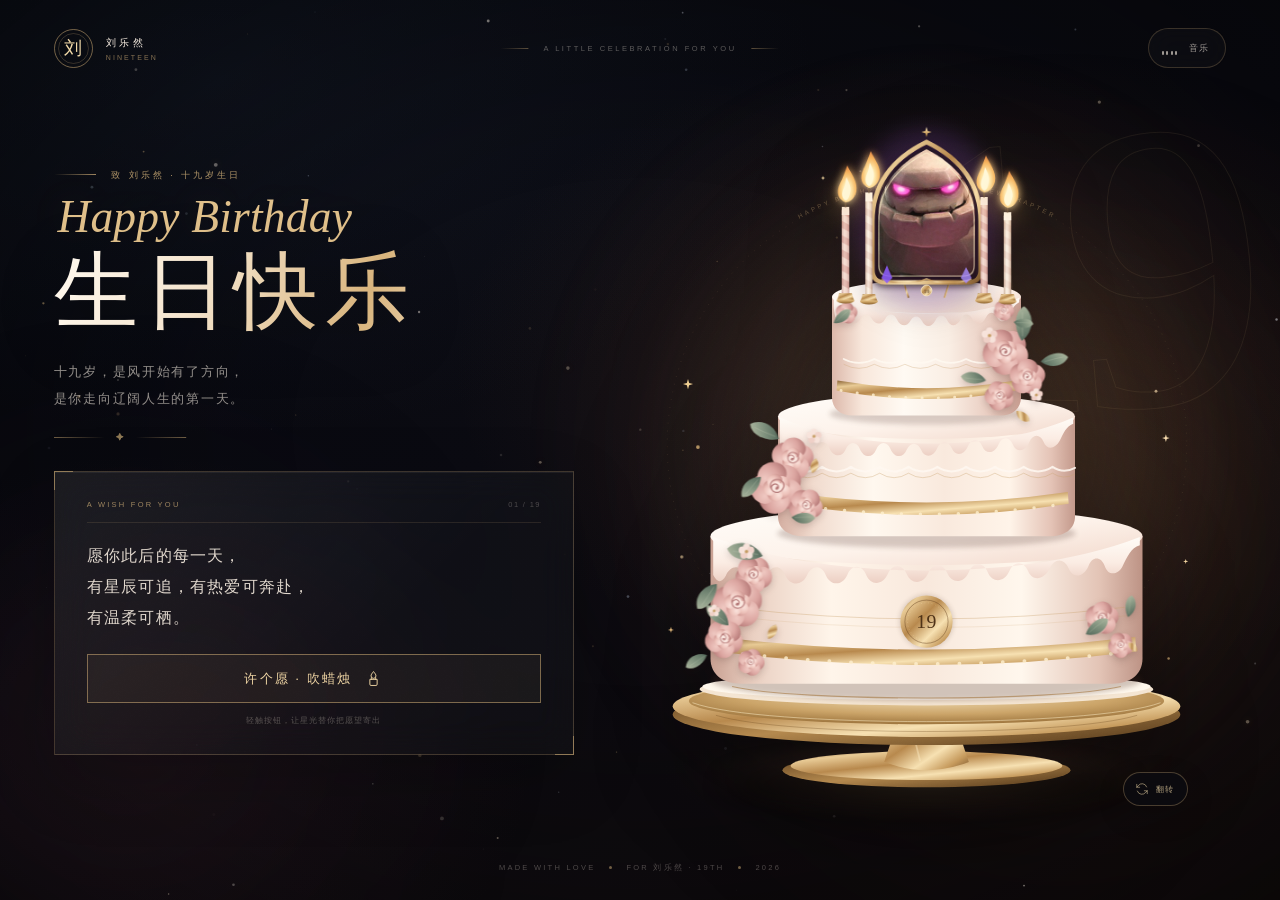
<file: index.html>
<!DOCTYPE html>
<html lang="zh-CN">
<head>
  <meta charset="UTF-8">
  <meta name="viewport" content="width=device-width, initial-scale=1.0">
  <title>刘乐然 · 十九岁生日快乐</title>
  <meta name="description" content="致刘乐然的十九岁生日：愿你此后的每一天，有星辰可追，有热爱可奔赴，有温柔可栖。">
  <meta name="theme-color" content="#0b0d14">
  <meta property="og:type" content="website">
  <meta property="og:title" content="刘乐然 · 十九岁生日快乐">
  <meta property="og:description" content="一份藏在烛光与星光里的生日祝福。">
  <meta property="og:url" content="https://kathris612.github.io/liuleran19birthday/">
  <meta property="og:image" content="https://kathris612.github.io/liuleran19birthday/og-image.png">
  <meta name="twitter:card" content="summary_large_image">
  <link rel="canonical" href="https://kathris612.github.io/liuleran19birthday/">
  <link rel="icon" href="assets/favicon.svg" type="image/svg+xml">
  <link rel="stylesheet" href="css/style.css">
</head>
<body id="top">
  <canvas id="ambient" aria-hidden="true"></canvas>
  <div class="aurora" aria-hidden="true"></div>
  <div class="grain" aria-hidden="true"></div>

  <header class="topbar">
    <a class="brand" href="#top" aria-label="刘乐然 十九岁生日，回到顶部">
      <span class="brand__seal" aria-hidden="true">刘</span>
      <span class="brand__text">
        <strong>刘乐然</strong>
        <small>NINETEEN</small>
      </span>
    </a>

    <p class="topbar__center">
      <span aria-hidden="true"></span>
      A LITTLE CELEBRATION FOR YOU
      <span aria-hidden="true"></span>
    </p>

    <button class="sound-toggle" id="sound-toggle" type="button" aria-pressed="false" aria-label="开启背景音乐">
      <span class="sound-toggle__icon" aria-hidden="true">
        <i></i><i></i><i></i><i></i>
      </span>
      <span class="sound-toggle__label">音乐</span>
    </button>
  </header>

  <main class="hero">
    <section class="intro" aria-labelledby="hero-title">
      <p class="eyebrow reveal" style="--delay: .15s">
        <span class="eyebrow__line" aria-hidden="true"></span>
        致 刘乐然 · 十九岁生日
      </p>

      <h1 class="hero-title" id="hero-title">
        <span class="hero-title__script reveal" style="--delay: .28s">Happy Birthday</span>
        <span class="hero-title__cn reveal" style="--delay: .4s">生日快乐</span>
      </h1>

      <p class="hero-sub reveal" style="--delay: .55s">
        十九岁，是风开始有了方向，<br>
        是你走向辽阔人生的第一天。
      </p>

      <div class="hero-rule reveal" style="--delay: .68s" aria-hidden="true">
        <span></span><i>✦</i><span></span>
      </div>
    </section>

    <section class="cake-scene" aria-label="一个点着蜡烛的三层生日蛋糕">
      <div class="cake-scene__halo" aria-hidden="true"></div>

      <div class="orbit" aria-hidden="true">
        <svg viewBox="0 0 700 700">
          <defs>
            <path id="orbitPath" d="M54 350 A296 296 0 0 1 646 350"></path>
          </defs>
          <circle cx="350" cy="350" r="296" fill="none" stroke="#d6b37a" stroke-opacity=".2" stroke-width=".7" stroke-dasharray="1 8"></circle>
          <text>
            <textPath href="#orbitPath" startOffset="50%" text-anchor="middle">
              HAPPY BIRTHDAY · NINETEEN · A NEW CHAPTER
            </textPath>
          </text>
        </svg>
      </div>

      <span class="scene-number" aria-hidden="true">19</span>

      <div class="cake-parallax">
        <div class="cake-3d">
          <svg class="cake-svg" viewBox="65 110 630 790" role="img" aria-labelledby="cakeTitle cakeDesc">
          <title id="cakeTitle">十九岁生日蛋糕</title>
          <desc id="cakeDesc">三层香槟奶油蛋糕，点缀灰粉玫瑰与金色叶片。蛋糕顶端是一枚金色拱形相框，里面是《皇室战争》戈仑石人的紫色肖像，两侧立着四支点燃的蜡烛。</desc>

          <defs>
            <linearGradient id="gold" x1="0" y1="0" x2="1" y2="1">
              <stop offset="0" stop-color="#8a6435"></stop>
              <stop offset=".18" stop-color="#e8ca95"></stop>
              <stop offset=".42" stop-color="#b8894d"></stop>
              <stop offset=".66" stop-color="#f7e1b2"></stop>
              <stop offset=".85" stop-color="#c69a5c"></stop>
              <stop offset="1" stop-color="#7b562d"></stop>
            </linearGradient>
            <linearGradient id="goldBright" x1="0" y1="0" x2="0" y2="1">
              <stop offset="0" stop-color="#fff2cf"></stop>
              <stop offset=".5" stop-color="#d9b171"></stop>
              <stop offset="1" stop-color="#8d632f"></stop>
            </linearGradient>
            <linearGradient id="goldDark" x1="0" y1="0" x2="1" y2="1">
              <stop offset="0" stop-color="#5d3e1d"></stop>
              <stop offset=".5" stop-color="#b4894e"></stop>
              <stop offset="1" stop-color="#4c3115"></stop>
            </linearGradient>

            <linearGradient id="tierBottomGrad" x1="0" y1="0" x2="1" y2="0">
              <stop offset="0" stop-color="#c8a092"></stop>
              <stop offset=".10" stop-color="#ead0c2"></stop>
              <stop offset=".28" stop-color="#fff5ea"></stop>
              <stop offset=".50" stop-color="#f8e8dc"></stop>
              <stop offset=".72" stop-color="#fff7ed"></stop>
              <stop offset=".90" stop-color="#e3c4b6"></stop>
              <stop offset="1" stop-color="#bd9385"></stop>
            </linearGradient>
            <linearGradient id="tierMiddleGrad" x1="0" y1="0" x2="1" y2="0">
              <stop offset="0" stop-color="#d3ada0"></stop>
              <stop offset=".12" stop-color="#f1dbce"></stop>
              <stop offset=".32" stop-color="#fff8ef"></stop>
              <stop offset=".56" stop-color="#f9e9dd"></stop>
              <stop offset=".78" stop-color="#fff4e9"></stop>
              <stop offset=".92" stop-color="#e4c3b6"></stop>
              <stop offset="1" stop-color="#c3998b"></stop>
            </linearGradient>
            <linearGradient id="tierTopGrad" x1="0" y1="0" x2="1" y2="0">
              <stop offset="0" stop-color="#dcb8aa"></stop>
              <stop offset=".16" stop-color="#f8e7db"></stop>
              <stop offset=".38" stop-color="#fffaf3"></stop>
              <stop offset=".62" stop-color="#faeee4"></stop>
              <stop offset=".84" stop-color="#e8cbbf"></stop>
              <stop offset="1" stop-color="#c99e91"></stop>
            </linearGradient>

            <linearGradient id="frostingGrad" x1="0" y1="0" x2="0" y2="1">
              <stop offset="0" stop-color="#fffcf7"></stop>
              <stop offset=".55" stop-color="#fbece3"></stop>
              <stop offset="1" stop-color="#eccfc3"></stop>
            </linearGradient>
            <linearGradient id="frostingTopGrad" x1="0" y1="0" x2="1" y2="1">
              <stop offset="0" stop-color="#fffdf9"></stop>
              <stop offset=".55" stop-color="#fdf2ea"></stop>
              <stop offset="1" stop-color="#f1d7ca"></stop>
            </linearGradient>

            <linearGradient id="plateGrad" x1="0" y1="0" x2="1" y2="0">
              <stop offset="0" stop-color="#59391a"></stop>
              <stop offset=".16" stop-color="#b9884a"></stop>
              <stop offset=".36" stop-color="#f4dea9"></stop>
              <stop offset=".52" stop-color="#b9894c"></stop>
              <stop offset=".73" stop-color="#ead09a"></stop>
              <stop offset=".9" stop-color="#9a6d36"></stop>
              <stop offset="1" stop-color="#4f3217"></stop>
            </linearGradient>
            <radialGradient id="plateTopGrad" cx=".5" cy=".38" r=".7">
              <stop offset="0" stop-color="#f6e4be"></stop>
              <stop offset=".58" stop-color="#cba468"></stop>
              <stop offset="1" stop-color="#8e652f"></stop>
            </radialGradient>

            <radialGradient id="flameGrad" cx=".5" cy=".68" r=".7">
              <stop offset="0" stop-color="#fffbe8"></stop>
              <stop offset=".34" stop-color="#ffe6a8"></stop>
              <stop offset=".7" stop-color="#f6b55f"></stop>
              <stop offset="1" stop-color="#e27d3f"></stop>
            </radialGradient>
            <linearGradient id="candleBlush" x1="0" y1="0" x2="1" y2="0">
              <stop offset="0" stop-color="#b9847c"></stop>
              <stop offset=".35" stop-color="#f6d8cd"></stop>
              <stop offset=".7" stop-color="#e6b9ae"></stop>
              <stop offset="1" stop-color="#a8716b"></stop>
            </linearGradient>
            <linearGradient id="candleIvory" x1="0" y1="0" x2="1" y2="0">
              <stop offset="0" stop-color="#c6aa93"></stop>
              <stop offset=".38" stop-color="#fff8ec"></stop>
              <stop offset=".72" stop-color="#ecd8c5"></stop>
              <stop offset="1" stop-color="#b09079"></stop>
            </linearGradient>

            <radialGradient id="roseOuterGrad" cx=".35" cy=".28" r=".8">
              <stop offset="0" stop-color="#f0c9c2"></stop>
              <stop offset=".58" stop-color="#dca6a1"></stop>
              <stop offset="1" stop-color="#b77b79"></stop>
            </radialGradient>
            <radialGradient id="roseMidGrad" cx=".36" cy=".3" r=".78">
              <stop offset="0" stop-color="#fbe3dc"></stop>
              <stop offset=".55" stop-color="#edc1b9"></stop>
              <stop offset="1" stop-color="#cb918c"></stop>
            </radialGradient>
            <linearGradient id="leafGrad" x1="0" y1="0" x2="1" y2="1">
              <stop offset="0" stop-color="#aeb8a0"></stop>
              <stop offset=".5" stop-color="#7f917d"></stop>
              <stop offset="1" stop-color="#53685a"></stop>
            </linearGradient>
            <radialGradient id="groundGlowGrad" cx=".5" cy=".5" r=".5">
              <stop offset="0" stop-color="#e0b46e" stop-opacity=".5"></stop>
              <stop offset=".55" stop-color="#b67b49" stop-opacity=".15"></stop>
              <stop offset="1" stop-color="#000000" stop-opacity="0"></stop>
            </radialGradient>
            <radialGradient id="cakeAuraGrad" cx=".5" cy=".5" r=".5">
              <stop offset="0" stop-color="#ffdca0" stop-opacity=".22"></stop>
              <stop offset=".55" stop-color="#d99d6a" stop-opacity=".07"></stop>
              <stop offset="1" stop-color="#000000" stop-opacity="0"></stop>
            </radialGradient>

            <pattern id="candleStripe" width="8" height="14" patternUnits="userSpaceOnUse" patternTransform="rotate(28)">
              <rect width="8" height="7" fill="#f8e9df"></rect>
              <rect y="7" width="8" height="7" fill="#d9a9a1"></rect>
            </pattern>

            <filter id="softGlow" x="-100%" y="-100%" width="300%" height="300%">
              <feGaussianBlur stdDeviation="12"></feGaussianBlur>
            </filter>
            <filter id="flameGlow" x="-180%" y="-180%" width="460%" height="460%">
              <feGaussianBlur stdDeviation="5" result="blur"></feGaussianBlur>
              <feMerge>
                <feMergeNode in="blur"></feMergeNode>
                <feMergeNode in="SourceGraphic"></feMergeNode>
              </feMerge>
            </filter>
            <filter id="smallBlur" x="-100%" y="-100%" width="300%" height="300%">
              <feGaussianBlur stdDeviation="3"></feGaussianBlur>
            </filter>
            <filter id="standShadow" x="-60%" y="-80%" width="220%" height="260%">
              <feGaussianBlur stdDeviation="14"></feGaussianBlur>
            </filter>
            <filter id="smokeBlur" x="-100%" y="-100%" width="300%" height="300%">
              <feGaussianBlur stdDeviation="1.3"></feGaussianBlur>
            </filter>

            <path id="rosePetalOuter" d="M0 0 C-15 -27 18 -40 31 -18 C40 0 23 23 0 0Z"></path>
            <path id="rosePetalMid" d="M0 0 C-9 -19 14 -28 23 -12 C29 1 16 17 0 0Z"></path>
            <path id="rosePetalInner" d="M0 0 C-6 -12 9 -19 15 -8 C19 1 10 11 0 0Z"></path>
            <path id="leafShape" d="M0 0 C-15 -7 -27 -27 -18 -40 C-2 -37 8 -19 0 0Z"></path>
            <path id="goldLeafShape" d="M0 0 C-9 -5 -14 -16 -7 -25 C3 -21 7 -10 0 0Z"></path>
            <path id="fourPointStar" d="M0 -7 L1.6 -1.6 L7 0 L1.6 1.6 L0 7 L-1.6 1.6 L-7 0 L-1.6 -1.6 Z"></path>

            <clipPath id="portraitClip">
              <path d="M326 236 C326 199 347 175 380 158 C413 175 434 199 434 236 L434 288 Q434 300 422 300 L338 300 Q326 300 326 288 Z"></path>
            </clipPath>
            <linearGradient id="portraitSheen" x1="0" y1="0" x2="1" y2="1">
              <stop offset="0" stop-color="#fff8e8" stop-opacity=".28"></stop>
              <stop offset=".45" stop-color="#f6cfa8" stop-opacity=".06"></stop>
              <stop offset="1" stop-color="#311d24" stop-opacity=".28"></stop>
            </linearGradient>

            <g id="rose">
              <circle r="19" fill="url(#roseMidGrad)"></circle>
              <g fill="url(#roseOuterGrad)">
                <use href="#rosePetalOuter"></use>
                <use href="#rosePetalOuter" transform="rotate(72)"></use>
                <use href="#rosePetalOuter" transform="rotate(144)"></use>
                <use href="#rosePetalOuter" transform="rotate(216)"></use>
                <use href="#rosePetalOuter" transform="rotate(288)"></use>
              </g>
              <g fill="url(#roseMidGrad)" transform="scale(.73)">
                <use href="#rosePetalMid"></use>
                <use href="#rosePetalMid" transform="rotate(72)"></use>
                <use href="#rosePetalMid" transform="rotate(144)"></use>
                <use href="#rosePetalMid" transform="rotate(216)"></use>
                <use href="#rosePetalMid" transform="rotate(288)"></use>
              </g>
              <g fill="#fbe8e1" transform="scale(.48) rotate(16)">
                <use href="#rosePetalInner"></use>
                <use href="#rosePetalInner" transform="rotate(72)"></use>
                <use href="#rosePetalInner" transform="rotate(144)"></use>
                <use href="#rosePetalInner" transform="rotate(216)"></use>
                <use href="#rosePetalInner" transform="rotate(288)"></use>
              </g>
              <path d="M-7 2 C-11 -4 -7 -11 0 -11 C8 -11 12 -4 8 2 C5 7 -2 8 -6 4 C-9 1 -8 -4 -4 -5 C-1 -6 2 -4 2 -1 C2 2 -1 3 -2 1" fill="none" stroke="#b47776" stroke-width="1.55" stroke-linecap="round"></path>
              <circle r="1.7" fill="#b47776"></circle>
            </g>

            <g id="leaf">
              <use href="#leafShape" fill="url(#leafGrad)"></use>
              <path d="M-2 -6 C-7 -15 -12 -23 -16 -32" fill="none" stroke="#c8d0b9" stroke-width=".8" stroke-linecap="round" opacity=".45"></path>
            </g>

            <g id="blossom">
              <circle cx="0" cy="-6" r="4.6" fill="#f7e3db"></circle>
              <circle cx="5.7" cy="-1.8" r="4.6" fill="#f1d4cb"></circle>
              <circle cx="3.5" cy="4.8" r="4.6" fill="#f7e3db"></circle>
              <circle cx="-3.5" cy="4.8" r="4.6" fill="#efd0c7"></circle>
              <circle cx="-5.7" cy="-1.8" r="4.6" fill="#f7e3db"></circle>
              <circle r="2.2" fill="#c59b5f"></circle>
            </g>
          </defs>

          <ellipse cx="380" cy="855" rx="300" ry="60" fill="url(#cakeAuraGrad)"></ellipse>
          <ellipse cx="380" cy="866" rx="225" ry="27" fill="#000000" opacity=".48" filter="url(#standShadow)"></ellipse>

          <!-- cake stand -->
          <g class="cake-stand">
            <ellipse cx="380" cy="848" rx="160" ry="19" fill="url(#goldDark)"></ellipse>
            <ellipse cx="380" cy="843" rx="151" ry="16" fill="url(#gold)"></ellipse>
            <path d="M351 785 L409 785 L427 839 C395 851 365 851 333 839 Z" fill="url(#gold)"></path>
            <path d="M361 790 L373 838" fill="none" stroke="#fff0c9" stroke-width="2" opacity=".38"></path>
            <ellipse cx="380" cy="786" rx="282" ry="34" fill="url(#goldDark)"></ellipse>
            <ellipse cx="380" cy="777" rx="282" ry="34" fill="url(#gold)"></ellipse>
            <ellipse cx="380" cy="771" rx="264" ry="26" fill="url(#plateTopGrad)"></ellipse>
            <path d="M120 773 C195 801 565 801 640 773" fill="none" stroke="#fff1cb" stroke-width="1" opacity=".55"></path>
            <path d="M146 787 C225 811 535 811 614 787" fill="none" stroke="#6b481f" stroke-width="1" opacity=".35"></path>
            <ellipse cx="380" cy="758" rx="252" ry="18" fill="#f4e5d2"></ellipse>
            <ellipse cx="380" cy="755" rx="249" ry="15" fill="#fff8ed"></ellipse>
            <path d="M164 755 C235 772 525 772 596 755" fill="none" stroke="#c69c62" stroke-width="1.2" opacity=".7"></path>
          </g>

          <!-- bottom tier -->
          <g class="tier tier-bottom">
            <ellipse cx="380" cy="748" rx="239" ry="23" fill="#4c2b23" opacity=".25" filter="url(#smallBlur)"></ellipse>
            <path d="M140 588 L140 724 C140 742 154 752 174 752 L586 752 C606 752 620 742 620 724 L620 588 Z" fill="url(#tierBottomGrad)"></path>
            <ellipse cx="380" cy="588" rx="240" ry="32" fill="url(#frostingTopGrad)"></ellipse>
            <path d="M143 589
              C218 618 305 626 380 626
              C455 626 542 618 617 589
              L617 598
              C607 601 603 611 598 621
              C593 631 582 633 578 621
              C574 610 564 610 560 621
              C555 633 543 636 538 624
              C533 612 522 612 517 624
              C511 636 498 639 493 627
              C488 615 477 615 472 627
              C466 640 453 640 448 628
              C443 616 432 616 427 628
              C421 641 408 641 403 629
              C398 617 387 617 382 629
              C376 642 363 642 358 630
              C353 618 342 618 337 630
              C331 643 318 643 313 631
              C308 619 297 619 292 631
              C286 644 273 643 268 631
              C263 619 252 620 247 632
              C241 644 228 643 223 631
              C218 619 207 620 202 632
              C196 644 183 643 178 631
              C173 619 162 620 157 632
              C152 641 147 639 143 631 Z"
              fill="url(#frostingGrad)"></path>
            <path d="M148 700 Q380 728 612 700 L613 716 Q380 746 147 716 Z" fill="url(#gold)"></path>
            <path d="M152 716 Q380 744 608 716" fill="none" stroke="#fff1d0" stroke-width="4.2" stroke-linecap="round" stroke-dasharray="0.1 24" opacity=".8"></path>
            <path d="M160 667 Q380 693 600 667" fill="none" stroke="#c8a16d" stroke-width=".9" opacity=".45"></path>
            <path d="M154 676 Q380 703 606 676" fill="none" stroke="#c8a16d" stroke-width=".7" opacity=".28"></path>

            <g class="seal" transform="translate(380 683)">
              <circle r="30" fill="#3e2816" opacity=".18" filter="url(#smallBlur)"></circle>
              <circle r="29" fill="url(#gold)"></circle>
              <circle r="24" fill="none" stroke="#63411f" stroke-opacity=".62" stroke-width=".8"></circle>
              <circle r="21" fill="none" stroke="#fff0c8" stroke-opacity=".46" stroke-width=".5" stroke-dasharray="1 3"></circle>
              <text y="7" text-anchor="middle" font-family="Cormorant Garamond, Georgia, serif" font-size="22" letter-spacing=".5" fill="#4e3217">19</text>
            </g>
          </g>

          <!-- middle tier -->
          <g class="tier tier-middle">
            <ellipse cx="380" cy="585" rx="166" ry="16" fill="#4c2b23" opacity=".22" filter="url(#smallBlur)"></ellipse>
            <path d="M215 455 L215 566 C215 580 227 588 243 588 L517 588 C533 588 545 580 545 566 L545 455 Z" fill="url(#tierMiddleGrad)"></path>
            <ellipse cx="380" cy="455" rx="165" ry="25" fill="url(#frostingTopGrad)"></ellipse>
            <path d="M217 456
              C270 479 326 485 380 485
              C434 485 490 479 543 456
              L543 463
              C535 466 532 474 528 482
              C523 491 514 493 510 483
              C506 474 498 474 494 484
              C490 494 480 496 476 486
              C472 477 464 477 460 486
              C456 496 446 498 442 488
              C438 479 430 479 426 488
              C422 498 412 500 408 490
              C404 481 396 481 392 490
              C388 500 378 502 374 492
              C370 483 362 483 358 492
              C354 502 344 501 340 491
              C336 482 328 482 324 492
              C320 502 310 501 306 491
              C302 482 294 482 290 492
              C286 501 276 500 272 490
              C268 481 260 481 256 491
              C252 500 242 499 238 489
              C234 480 226 480 222 489
              C219 495 218 496 217 493 Z"
              fill="url(#frostingGrad)"></path>
            <path d="M223 539 Q380 562 537 539 L538 552 Q380 577 222 552 Z" fill="url(#gold)"></path>
            <path d="M226 552 Q380 575 534 552" fill="none" stroke="#fff1d0" stroke-width="3.7" stroke-linecap="round" stroke-dasharray="0.1 21" opacity=".78"></path>
            <path d="M232 511 Q248 521 264 511 Q280 521 296 511 Q312 521 328 511 Q344 521 360 511 Q376 521 392 511 Q408 521 424 511 Q440 521 456 511 Q472 521 488 511 Q504 521 520 511 Q532 519 545 512" fill="none" stroke="#fff9f1" stroke-width="2.2" stroke-linecap="round" opacity=".86"></path>
            <path d="M232 518 Q248 528 264 518 Q280 528 296 518 Q312 528 328 518 Q344 528 360 518 Q376 528 392 518 Q408 528 424 518 Q440 528 456 518 Q472 528 488 518 Q504 528 520 518 Q532 526 545 519" fill="none" stroke="#c8a16d" stroke-width=".8" opacity=".5"></path>
          </g>

          <!-- top tier -->
          <g class="tier tier-top">
            <ellipse cx="380" cy="452" rx="108" ry="12" fill="#4c2b23" opacity=".2" filter="url(#smallBlur)"></ellipse>
            <path d="M275 322 L275 434 C275 446 284 454 298 454 L462 454 C476 454 485 446 485 434 L485 322 Z" fill="url(#tierTopGrad)"></path>
            <ellipse cx="380" cy="322" rx="105" ry="18" fill="url(#frostingTopGrad)"></ellipse>
            <path d="M277 323
              C309 338 345 341 380 341
              C415 341 451 338 483 323
              L483 328
              C477 331 475 337 472 343
              C468 350 461 352 458 344
              C455 338 449 338 446 345
              C442 353 435 355 431 347
              C428 340 421 340 418 347
              C414 355 407 356 403 348
              C400 341 393 341 390 348
              C386 356 379 357 375 349
              C372 342 365 342 362 349
              C358 356 351 355 347 347
              C344 340 337 340 334 347
              C330 354 323 353 319 346
              C316 340 309 340 306 347
              C302 354 295 353 291 346
              C288 340 282 340 279 345
              C278 343 277 335 277 332 Z"
              fill="url(#frostingGrad)"></path>
            <path d="M281 415 Q380 432 479 415 L480 426 Q380 445 280 426 Z" fill="url(#gold)"></path>
            <path d="M285 426 Q380 443 475 426" fill="none" stroke="#fff1d0" stroke-width="3.3" stroke-linecap="round" stroke-dasharray="0.1 18" opacity=".8"></path>
            <path d="M288 391 Q305 400 322 391 Q339 400 356 391 Q373 400 390 391 Q407 400 424 391 Q441 400 458 391 Q470 398 478 392" fill="none" stroke="#fff9f1" stroke-width="1.9" stroke-linecap="round" opacity=".85"></path>
            <path d="M288 397 Q305 406 322 397 Q339 406 356 397 Q373 406 390 397 Q407 406 424 397 Q441 406 458 397 Q470 404 478 398" fill="none" stroke="#c8a16d" stroke-width=".7" opacity=".5"></path>
          </g>

          <!-- floral cascade -->
          <g class="flowers" aria-hidden="true">
            <g transform="translate(468 383) rotate(-14) scale(.72)"><use href="#rose"></use></g>
            <g transform="translate(492 411) rotate(18) scale(.56)"><use href="#rose"></use></g>
            <g transform="translate(461 432) rotate(66) scale(.46)"><use href="#rose"></use></g>
            <g transform="translate(486 371) rotate(28) scale(.88)"><use href="#leaf"></use></g>
            <g transform="translate(507 394) rotate(105) scale(.7)"><use href="#leaf"></use></g>
            <g transform="translate(446 415) rotate(-56) scale(.64)"><use href="#leaf"></use></g>
            <g transform="translate(480 449) rotate(144) scale(.7)"><use href="#goldLeafShape" fill="url(#gold)"></use></g>
            <g transform="translate(450 365) scale(.85)"><use href="#blossom"></use></g>
            <g transform="translate(502 431) scale(.7)"><use href="#blossom"></use></g>

            <g transform="translate(231 502) rotate(22) scale(.66)"><use href="#rose"></use></g>
            <g transform="translate(214 534) rotate(-8) scale(.82)"><use href="#rose"></use></g>
            <g transform="translate(246 554) rotate(48) scale(.53)"><use href="#rose"></use></g>
            <g transform="translate(216 480) rotate(-38) scale(.82)"><use href="#leaf"></use></g>
            <g transform="translate(196 522) rotate(-112) scale(.7)"><use href="#leaf"></use></g>
            <g transform="translate(230 567) rotate(116) scale(.6)"><use href="#leaf"></use></g>
            <g transform="translate(253 518) rotate(31) scale(.66)"><use href="#goldLeafShape" fill="url(#gold)"></use></g>
            <g transform="translate(255 477) scale(.8)"><use href="#blossom"></use></g>

            <g transform="translate(188 631) rotate(-24) scale(.58)"><use href="#rose"></use></g>
            <g transform="translate(170 663) rotate(12) scale(.78)"><use href="#rose"></use></g>
            <g transform="translate(155 702) rotate(55) scale(.6)"><use href="#rose"></use></g>
            <g transform="translate(185 728) rotate(-36) scale(.42)"><use href="#rose"></use></g>
            <g transform="translate(198 610) rotate(-54) scale(.92)"><use href="#leaf"></use></g>
            <g transform="translate(147 641) rotate(-118) scale(.8)"><use href="#leaf"></use></g>
            <g transform="translate(160 687) rotate(-24) scale(.74)"><use href="#leaf"></use></g>
            <g transform="translate(136 720) rotate(-96) scale(.62)"><use href="#leaf"></use></g>
            <g transform="translate(204 702) rotate(45) scale(.7)"><use href="#goldLeafShape" fill="url(#gold)"></use></g>
            <g transform="translate(180 605) scale(.85)"><use href="#blossom"></use></g>
            <g transform="translate(144 671) scale(.65)"><use href="#blossom"></use></g>

            <g transform="translate(575 679) rotate(18) scale(.52)"><use href="#rose"></use></g>
            <g transform="translate(596 709) rotate(-16) scale(.4)"><use href="#rose"></use></g>
            <g transform="translate(557 697) rotate(80) scale(.68)"><use href="#leaf"></use></g>
            <g transform="translate(604 678) rotate(34) scale(.56)"><use href="#leaf"></use></g>
            <g transform="translate(614 716) rotate(-28) scale(.52)"><use href="#goldLeafShape" fill="url(#gold)"></use></g>

            <g transform="translate(291 340) rotate(22) scale(.34)"><use href="#rose"></use></g>
            <g transform="translate(466 337) rotate(-30) scale(.32)"><use href="#rose"></use></g>
            <g transform="translate(277 351) rotate(76) scale(.54)"><use href="#leaf"></use></g>
            <g transform="translate(477 350) rotate(120) scale(.5)"><use href="#leaf"></use></g>
          </g>

          <!-- Golem portrait cake topper -->
          <g class="portrait-topper" aria-hidden="true">
            <ellipse cx="380" cy="235" rx="82" ry="100" fill="#b56cff" opacity=".16" filter="url(#softGlow)"></ellipse>
            <path d="M354 304 L360 323" fill="none" stroke="url(#gold)" stroke-width="2"></path>
            <path d="M380 304 L380 323" fill="none" stroke="url(#gold)" stroke-width="2"></path>
            <path d="M406 304 L400 323" fill="none" stroke="url(#gold)" stroke-width="2"></path>
            <path d="M320 238 C320 196 343 168 380 150 C417 168 440 196 440 238 L440 292 Q440 306 426 306 L334 306 Q320 306 320 292 Z" fill="#1b1015" opacity=".65" filter="url(#smallBlur)" transform="translate(0 5)"></path>
            <image href="assets/golem.png" x="320" y="150" width="120" height="156" preserveAspectRatio="xMidYMid slice" clip-path="url(#portraitClip)"></image>
            <path d="M326 236 C326 199 347 175 380 158 C413 175 434 199 434 236 L434 288 Q434 300 422 300 L338 300 Q326 300 326 288 Z" fill="url(#portraitSheen)" clip-path="url(#portraitClip)"></path>
            <path d="M320 238 C320 196 343 168 380 150 C417 168 440 196 440 238 L440 292 Q440 306 426 306 L334 306 Q320 306 320 292 Z" fill="none" stroke="url(#gold)" stroke-width="4.8"></path>
            <path d="M327 238 C327 201 348 178 380 162 C412 178 433 201 433 238 L433 287 Q433 299 421 299 L339 299 Q327 299 327 287 Z" fill="none" stroke="#fff0cc" stroke-width="1.1" opacity=".72"></path>
            <path d="M330 302 Q355 312 380 302 Q405 312 430 302" fill="none" stroke="url(#gold)" stroke-width="1.6" opacity=".9"></path>
            <path d="M330 301 L336 287 L342 301 L336 307 Z" fill="#8b5cf6" opacity=".9"></path>
            <path d="M418 301 L424 289 L430 301 L424 307 Z" fill="#a78bfa" opacity=".82"></path>
            <g transform="translate(380 139)" fill="url(#goldBright)">
              <use href="#fourPointStar" transform="scale(.82)"></use>
            </g>
            <g transform="translate(380 315)">
              <path d="M0 -7 L0 -2" stroke="url(#gold)" stroke-width="1.4"></path>
              <circle r="6" fill="url(#gold)" stroke="#fff1cf" stroke-width=".7"></circle>
              <text y="2.5" text-anchor="middle" font-family="Cormorant Garamond, Georgia, serif" font-size="7" fill="#4e3217">19</text>
            </g>
          </g>

          <!-- candles -->
          <g class="candles">
            <g class="candle" transform="translate(290 327)" style="--flicker-delay: -0.3s">
              <rect x="-4.2" y="-105" width="8.4" height="105" rx="4.2" fill="url(#candleBlush)"></rect>
              <rect x="-4.2" y="-105" width="8.4" height="105" rx="4.2" fill="url(#candleStripe)" opacity=".5"></rect>
              <path d="M-4.2 -105 L4.2 -105 L4.2 -96 L-4.2 -96 Z" fill="#f8e9df"></path>
              <path d="M0 -112 L0 -105" stroke="#4d372b" stroke-width="1.4" stroke-linecap="round"></path>
              <ellipse cx="0" cy="-1" rx="10" ry="3.4" fill="url(#goldBright)"></ellipse>
              <path d="M-9 -2 L9 -2 L7 -9 L-7 -9 Z" fill="url(#gold)"></path>
              <g class="flame" transform="translate(0 -119)">
                <ellipse cx="0" cy="7" rx="16" ry="23" fill="#ffbf68" opacity=".16" filter="url(#softGlow)"></ellipse>
                <path d="M0 9 C-8 6 -11 -2 -6 -12 C-3 -18 0 -26 2 -32 C6 -23 14 -14 12 -3 C10 5 5 9 0 9Z" fill="url(#flameGrad)" filter="url(#flameGlow)"></path>
                <path d="M0 7 C-4 5 -5 -1 -2 -7 C0 -11 0 -15 1 -19 C4 -13 7 -7 5 -1 C4 4 2 7 0 7Z" fill="#fff8d8"></path>
              </g>
              <g class="smoke" transform="translate(0 -145)">
                <path pathLength="100" d="M0 0 C-7 -9 7 -16 1 -28 C-5 -39 7 -47 2 -64" fill="none" stroke="#e8d8cd" stroke-width="2" stroke-linecap="round" filter="url(#smokeBlur)"></path>
              </g>
            </g>

            <g class="candle" transform="translate(316 328)" style="--flicker-delay: -1.1s">
              <rect x="-4" y="-122" width="8" height="122" rx="4" fill="url(#candleIvory)"></rect>
              <rect x="-4" y="-122" width="8" height="122" rx="4" fill="url(#candleStripe)" opacity=".28"></rect>
              <path d="M-4 -122 L4 -122 L4 -112 L-4 -112 Z" fill="#fff8ed"></path>
              <path d="M0 -129 L0 -122" stroke="#4d372b" stroke-width="1.4" stroke-linecap="round"></path>
              <ellipse cx="0" cy="-1" rx="10" ry="3.4" fill="url(#goldBright)"></ellipse>
              <path d="M-9 -2 L9 -2 L7 -9 L-7 -9 Z" fill="url(#gold)"></path>
              <g class="flame" transform="translate(0 -136)">
                <ellipse cx="0" cy="7" rx="16" ry="23" fill="#ffbf68" opacity=".16" filter="url(#softGlow)"></ellipse>
                <path d="M0 9 C-8 6 -11 -2 -6 -12 C-3 -18 0 -26 2 -32 C6 -23 14 -14 12 -3 C10 5 5 9 0 9Z" fill="url(#flameGrad)" filter="url(#flameGlow)"></path>
                <path d="M0 7 C-4 5 -5 -1 -2 -7 C0 -11 0 -15 1 -19 C4 -13 7 -7 5 -1 C4 4 2 7 0 7Z" fill="#fff8d8"></path>
              </g>
              <g class="smoke" transform="translate(0 -162)">
                <path pathLength="100" d="M0 0 C-7 -9 7 -16 1 -28 C-5 -39 7 -47 2 -64" fill="none" stroke="#e8d8cd" stroke-width="2" stroke-linecap="round" filter="url(#smokeBlur)"></path>
              </g>
            </g>

            <g class="candle" transform="translate(444 327)" style="--flicker-delay: -0.7s">
              <rect x="-4" y="-116" width="8" height="116" rx="4" fill="url(#candleBlush)"></rect>
              <rect x="-4" y="-116" width="8" height="116" rx="4" fill="url(#candleStripe)" opacity=".42"></rect>
              <path d="M-4 -116 L4 -116 L4 -107 L-4 -107 Z" fill="#f9ece4"></path>
              <path d="M0 -123 L0 -116" stroke="#4d372b" stroke-width="1.4" stroke-linecap="round"></path>
              <ellipse cx="0" cy="-1" rx="10" ry="3.4" fill="url(#goldBright)"></ellipse>
              <path d="M-9 -2 L9 -2 L7 -9 L-7 -9 Z" fill="url(#gold)"></path>
              <g class="flame" transform="translate(0 -130)">
                <ellipse cx="0" cy="7" rx="16" ry="23" fill="#ffbf68" opacity=".16" filter="url(#softGlow)"></ellipse>
                <path d="M0 9 C-8 6 -11 -2 -6 -12 C-3 -18 0 -26 2 -32 C6 -23 14 -14 12 -3 C10 5 5 9 0 9Z" fill="url(#flameGrad)" filter="url(#flameGlow)"></path>
                <path d="M0 7 C-4 5 -5 -1 -2 -7 C0 -11 0 -15 1 -19 C4 -13 7 -7 5 -1 C4 4 2 7 0 7Z" fill="#fff8d8"></path>
              </g>
              <g class="smoke" transform="translate(0 -156)">
                <path pathLength="100" d="M0 0 C-7 -9 7 -16 1 -28 C-5 -39 7 -47 2 -64" fill="none" stroke="#e8d8cd" stroke-width="2" stroke-linecap="round" filter="url(#smokeBlur)"></path>
              </g>
            </g>

            <g class="candle" transform="translate(470 328)" style="--flicker-delay: -1.6s">
              <rect x="-4.2" y="-100" width="8.4" height="100" rx="4.2" fill="url(#candleIvory)"></rect>
              <rect x="-4.2" y="-100" width="8.4" height="100" rx="4.2" fill="url(#candleStripe)" opacity=".22"></rect>
              <path d="M-4.2 -100 L4.2 -100 L4.2 -91 L-4.2 -91 Z" fill="#fff8ed"></path>
              <path d="M0 -107 L0 -100" stroke="#4d372b" stroke-width="1.4" stroke-linecap="round"></path>
              <ellipse cx="0" cy="-1" rx="10" ry="3.4" fill="url(#goldBright)"></ellipse>
              <path d="M-9 -2 L9 -2 L7 -9 L-7 -9 Z" fill="url(#gold)"></path>
              <g class="flame" transform="translate(0 -114)">
                <ellipse cx="0" cy="7" rx="16" ry="23" fill="#ffbf68" opacity=".16" filter="url(#softGlow)"></ellipse>
                <path d="M0 9 C-8 6 -11 -2 -6 -12 C-3 -18 0 -26 2 -32 C6 -23 14 -14 12 -3 C10 5 5 9 0 9Z" fill="url(#flameGrad)" filter="url(#flameGlow)"></path>
                <path d="M0 7 C-4 5 -5 -1 -2 -7 C0 -11 0 -15 1 -19 C4 -13 7 -7 5 -1 C4 4 2 7 0 7Z" fill="#fff8d8"></path>
              </g>
              <g class="smoke" transform="translate(0 -140)">
                <path pathLength="100" d="M0 0 C-7 -9 7 -16 1 -28 C-5 -39 7 -47 2 -64" fill="none" stroke="#e8d8cd" stroke-width="2" stroke-linecap="round" filter="url(#smokeBlur)"></path>
              </g>
            </g>
          </g>

          <!-- finishing sparkles -->
          <g class="svg-sparkles" aria-hidden="true">
            <g transform="translate(115 419) scale(.8)" fill="#f0cf92"><use href="#fourPointStar"></use></g>
            <g transform="translate(646 479) scale(.6)" fill="#f7dcae"><use href="#fourPointStar"></use></g>
            <g transform="translate(96 692) scale(.45)" fill="#e7bd7d"><use href="#fourPointStar"></use></g>
            <g transform="translate(668 616) scale(.4)" fill="#f4d7a1"><use href="#fourPointStar"></use></g>
            <g transform="translate(265 190) scale(.35)" fill="#f1d49e"><use href="#fourPointStar"></use></g>
            <circle cx="126" cy="489" r="2" fill="#e7bd7d" opacity=".75"></circle>
            <circle cx="635" cy="427" r="1.6" fill="#f7dcae" opacity=".65"></circle>
            <circle cx="649" cy="724" r="1.4" fill="#e7bd7d" opacity=".6"></circle>
            <circle cx="108" cy="611" r="1.8" fill="#f1d49e" opacity=".6"></circle>
          </g>
          </svg>
        </div>
      </div>

      <div class="petals" aria-hidden="true">
        <i class="petal petal--1"></i>
        <i class="petal petal--2"></i>
        <i class="petal petal--3"></i>
        <i class="petal petal--4"></i>
        <i class="petal petal--5"></i>
        <i class="petal petal--6"></i>
      </div>

      <button class="flip-btn" id="flip-btn" type="button" aria-label="翻转生日蛋糕，查看另一面">
        <span class="flip-btn__icon" aria-hidden="true">
          <svg viewBox="0 0 24 24" fill="none">
            <path d="M20 8.4A8.3 8.3 0 0 0 5.4 6.5L3 9" stroke="currentColor" stroke-width="1.2" stroke-linecap="round" stroke-linejoin="round"></path>
            <path d="M3 4v5h5" stroke="currentColor" stroke-width="1.2" stroke-linecap="round" stroke-linejoin="round"></path>
            <path d="M4 15.6a8.3 8.3 0 0 0 14.6 1.9L21 15" stroke="currentColor" stroke-width="1.2" stroke-linecap="round" stroke-linejoin="round"></path>
            <path d="M21 20v-5h-5" stroke="currentColor" stroke-width="1.2" stroke-linecap="round" stroke-linejoin="round"></path>
          </svg>
        </span>
        <span class="flip-btn__label">翻转</span>
      </button>

      <div class="wish-toast" id="wish-toast" role="status" aria-live="polite">
        <span aria-hidden="true">✦</span>
        <span>愿望，已经听见了</span>
        <span aria-hidden="true">✦</span>
      </div>
    </section>

    <section class="wish-card reveal" style="--delay: .78s" aria-labelledby="wish-title">
      <div class="wish-card__head">
        <span id="wish-title">A WISH FOR YOU</span>
        <span>01 / 19</span>
      </div>

      <p class="wish-card__text">
        愿你此后的每一天，<br>
        有星辰可追，有热爱可奔赴，<br>
        有温柔可栖。
      </p>

      <button class="wish-btn" id="wish-btn" type="button" aria-controls="wish-secret">
        <span class="wish-btn__label">许个愿 · 吹蜡烛</span>
        <span class="wish-btn__icon" aria-hidden="true">
          <svg viewBox="0 0 24 24" fill="none">
            <path d="M12 3.2c1.7 2.1 3.1 3.8 3.1 5.5a3.1 3.1 0 0 1-6.2 0c0-1.7 1.4-3.4 3.1-5.5Z" stroke="currentColor" stroke-width="1.2"></path>
            <path d="M7.4 13.1h9.2v6.2a1.5 1.5 0 0 1-1.5 1.5H8.9a1.5 1.5 0 0 1-1.5-1.5v-6.2Z" stroke="currentColor" stroke-width="1.2"></path>
            <path d="M9.2 13.1v-1.8M14.8 13.1v-1.8" stroke="currentColor" stroke-width="1.2" stroke-linecap="round"></path>
          </svg>
        </span>
        <span class="wish-btn__shine" aria-hidden="true"></span>
      </button>

      <p class="wish-card__hint" id="wish-hint">轻触按钮，让星光替你把愿望寄出</p>

      <p class="wish-card__secret" id="wish-secret" aria-live="polite">
        <span aria-hidden="true">✦</span>
        愿望已被星光收好。十九岁的你，请继续发光。
      </p>
    </section>
  </main>

  <footer class="footer">
    <span>MADE WITH LOVE</span>
    <span class="footer__dot" aria-hidden="true"></span>
    <span>FOR 刘乐然 · 19TH</span>
    <span class="footer__dot" aria-hidden="true"></span>
    <span>2026</span>
  </footer>

  <canvas id="fx" aria-hidden="true"></canvas>

  <script src="js/main.js" defer></script>
</body>
</html>
</file>
<file: css/style.css>
/* =========================================================
   刘乐然 · Nineteen
   A small, candlelit birthday site
   ========================================================= */

:root {
  --ink: #090b11;
  --ink-soft: #0d0e16;
  --ivory: #f7ede1;
  --ivory-soft: rgba(247, 237, 225, 0.68);
  --ivory-faint: rgba(247, 237, 225, 0.4);
  --gold: #d6b37a;
  --gold-bright: #f3dba9;
  --gold-deep: #a57a42;
  --gold-line: rgba(214, 179, 122, 0.22);
  --rose: #d6a39d;
  --serif: "Noto Serif SC", "Source Han Serif SC", "Songti SC", "STSong", "SimSun", serif;
  --display: "Cormorant Garamond", "Baskerville Old Face", Baskerville, Garamond, "Times New Roman", serif;
  --display-num: "Bodoni MT", "Didot", "Bodoni 72", "Cormorant Garamond", Georgia, serif;
  --sans: "Avenir Next", "Helvetica Neue", "Noto Sans SC", "PingFang SC", "Microsoft YaHei", sans-serif;
  --ease: cubic-bezier(0.22, 1, 0.36, 1);
  --page-x: clamp(22px, 4.2vw, 68px);
}

* {
  box-sizing: border-box;
}

html {
  overflow-x: hidden;
  background: var(--ink);
  scroll-behavior: smooth;
}

body {
  margin: 0;
  min-height: 100svh;
  overflow-x: hidden;
  color: var(--ivory);
  font-family: var(--sans);
  background:
    radial-gradient(ellipse 58% 52% at 76% 41%, rgba(122, 74, 44, 0.22), transparent 70%),
    radial-gradient(ellipse 42% 46% at 11% 84%, rgba(104, 52, 58, 0.16), transparent 73%),
    radial-gradient(ellipse 65% 55% at 17% 9%, rgba(42, 55, 81, 0.2), transparent 72%),
    linear-gradient(155deg, #080a10 0%, #0b0b12 47%, #120d0e 100%);
  background-attachment: fixed;
  -webkit-font-smoothing: antialiased;
  text-rendering: optimizeLegibility;
}

body::before {
  content: "";
  position: fixed;
  inset: 0;
  z-index: 0;
  pointer-events: none;
  background: radial-gradient(ellipse at 50% 48%, transparent 38%, rgba(0, 0, 0, 0.38) 100%);
}

::selection {
  color: #1b140c;
  background: rgba(228, 196, 139, 0.9);
}

button,
a {
  -webkit-tap-highlight-color: transparent;
}

button {
  font: inherit;
}

a {
  color: inherit;
}

canvas {
  display: block;
}

#ambient {
  position: fixed;
  inset: 0;
  z-index: 0;
  width: 100%;
  height: 100%;
  opacity: 0.86;
  pointer-events: none;
}

#fx {
  position: fixed;
  inset: 0;
  z-index: 60;
  width: 100%;
  height: 100%;
  pointer-events: none;
}

.aurora {
  position: fixed;
  inset: 0;
  z-index: 0;
  overflow: hidden;
  pointer-events: none;
}

.aurora::before,
.aurora::after {
  content: "";
  position: absolute;
  border-radius: 50%;
  filter: blur(100px);
  will-change: transform;
}

.aurora::before {
  width: 58vw;
  height: 58vw;
  right: -12vw;
  top: 19%;
  background: radial-gradient(circle, rgba(150, 97, 53, 0.18), rgba(103, 58, 42, 0.05) 52%, transparent 72%);
  animation: auroraDrift 19s ease-in-out infinite alternate;
}

.aurora::after {
  width: 48vw;
  height: 42vw;
  left: -14vw;
  bottom: -10%;
  background: radial-gradient(circle, rgba(98, 55, 72, 0.13), rgba(44, 39, 61, 0.04) 56%, transparent 74%);
  animation: auroraDrift 24s ease-in-out -8s infinite alternate-reverse;
}

.grain {
  position: fixed;
  inset: 0;
  z-index: 40;
  pointer-events: none;
  opacity: 0.055;
  mix-blend-mode: soft-light;
  background-image: url("../assets/grain.svg");
  background-size: 180px 180px;
}

/* ---------- top bar ---------- */

.topbar {
  position: relative;
  z-index: 10;
  display: flex;
  align-items: center;
  justify-content: space-between;
  width: 100%;
  max-width: 1640px;
  margin: 0 auto;
  padding: 28px var(--page-x) 0;
}

.brand {
  display: inline-flex;
  align-items: center;
  gap: 13px;
  text-decoration: none;
}

.brand__seal {
  position: relative;
  display: grid;
  place-items: center;
  width: 39px;
  height: 39px;
  border: 1px solid rgba(214, 179, 122, 0.52);
  border-radius: 50%;
  color: var(--gold-bright);
  font-family: var(--serif);
  font-size: 18px;
  line-height: 1;
  letter-spacing: 0;
  transition: border-color 0.4s ease, box-shadow 0.4s ease;
}

.brand__seal::after {
  content: "";
  position: absolute;
  inset: 3px;
  border: 1px solid rgba(214, 179, 122, 0.22);
  border-radius: 50%;
}

.brand:hover .brand__seal {
  border-color: rgba(243, 219, 169, 0.82);
  box-shadow: 0 0 30px rgba(214, 179, 122, 0.12);
}

.brand__text strong {
  display: block;
  font-size: 10px;
  font-weight: 500;
  letter-spacing: 0.34em;
}

.brand__text small {
  display: block;
  margin-top: 4px;
  color: rgba(214, 179, 122, 0.6);
  font-size: 7px;
  font-weight: 400;
  letter-spacing: 0.3em;
}

.topbar__center {
  position: absolute;
  left: 50%;
  display: flex;
  align-items: center;
  gap: 15px;
  margin: 0;
  transform: translateX(-50%);
  color: rgba(247, 237, 225, 0.35);
  font-size: 7.5px;
  letter-spacing: 0.34em;
  white-space: nowrap;
}

.topbar__center span {
  display: block;
  width: 28px;
  height: 1px;
  background: linear-gradient(90deg, transparent, rgba(214, 179, 122, 0.4));
}

.topbar__center span:last-child {
  transform: rotate(180deg);
}

.sound-toggle {
  display: inline-flex;
  align-items: center;
  gap: 10px;
  height: 40px;
  padding: 0 15px 0 13px;
  border: 1px solid rgba(214, 179, 122, 0.22);
  border-radius: 999px;
  color: rgba(247, 237, 225, 0.62);
  font-size: 9px;
  letter-spacing: 0.2em;
  background: rgba(255, 248, 238, 0.025);
  -webkit-backdrop-filter: blur(12px);
  backdrop-filter: blur(12px);
  cursor: pointer;
  transition: color 0.35s ease, border-color 0.35s ease, background 0.35s ease;
}

.sound-toggle:hover,
.sound-toggle.is-playing {
  color: var(--gold-bright);
  border-color: rgba(214, 179, 122, 0.55);
  background: rgba(214, 179, 122, 0.06);
}

.sound-toggle:focus-visible {
  outline: 1px solid var(--gold-bright);
  outline-offset: 4px;
}

.sound-toggle__icon {
  display: flex;
  align-items: flex-end;
  gap: 2.5px;
  width: 17px;
  height: 14px;
}

.sound-toggle__icon i {
  display: block;
  width: 2px;
  height: 4px;
  border-radius: 2px;
  background: currentColor;
  transform-origin: 50% 100%;
  transition: height 0.3s ease;
}

.sound-toggle.is-playing .sound-toggle__icon i {
  animation: equalize 0.82s ease-in-out infinite alternate;
}

.sound-toggle.is-playing .sound-toggle__icon i:nth-child(2) {
  animation-delay: -0.38s;
}

.sound-toggle.is-playing .sound-toggle__icon i:nth-child(3) {
  animation-delay: -0.62s;
}

.sound-toggle.is-playing .sound-toggle__icon i:nth-child(4) {
  animation-delay: -0.2s;
}

/* ---------- layout ---------- */

.hero {
  position: relative;
  z-index: 2;
  display: grid;
  grid-template-columns: minmax(0, 0.94fr) minmax(0, 1.06fr);
  grid-template-areas:
    "intro cake"
    "wish cake";
  align-items: center;
  column-gap: clamp(24px, 3.3vw, 58px);
  row-gap: clamp(24px, 3.2vh, 38px);
  width: 100%;
  max-width: 1640px;
  min-height: calc(100svh - 178px);
  margin: 0 auto;
  overflow-x: clip;
  padding: clamp(26px, 4.2vh, 58px) var(--page-x) clamp(30px, 4vh, 48px);
}

.intro {
  grid-area: intro;
  align-self: end;
  width: 100%;
  max-width: 630px;
}

.eyebrow {
  display: flex;
  align-items: center;
  gap: 15px;
  margin: 0 0 clamp(12px, 1.8vh, 20px);
  color: rgba(214, 179, 122, 0.82);
  font-size: clamp(8px, 0.7vw, 10px);
  font-weight: 400;
  letter-spacing: 0.34em;
  line-height: 1.6;
}

.eyebrow__line {
  display: block;
  width: clamp(28px, 3.3vw, 48px);
  height: 1px;
  background: linear-gradient(90deg, transparent, rgba(214, 179, 122, 0.72));
}

.hero-title {
  margin: 0;
  font-weight: 400;
}

.hero-title__script {
  display: block;
  margin-left: 0.08em;
  color: #e1c18b;
  font-family: var(--display);
  font-size: clamp(2.65rem, 3.55vw, 4.25rem);
  font-style: italic;
  font-weight: 400;
  letter-spacing: 0.005em;
  line-height: 0.86;
  text-shadow: 0 0 42px rgba(225, 193, 139, 0.14);
}

.hero-title__cn {
  display: block;
  margin-top: 0.12em;
  color: transparent;
  font-family: var(--serif);
  font-size: clamp(4.6rem, 6.55vw, 8.1rem);
  font-weight: 500;
  letter-spacing: 0.075em;
  line-height: 1.08;
  white-space: nowrap;
  background: linear-gradient(112deg, #fff9ef 0%, #f5e5ce 28%, #d8b47d 59%, #f8e8ce 83%, #d8b57e 100%);
  -webkit-background-clip: text;
  background-clip: text;
  filter: drop-shadow(0 10px 32px rgba(0, 0, 0, 0.36));
}

.hero-sub {
  margin: clamp(18px, 2.4vh, 28px) 0 0;
  color: rgba(247, 237, 225, 0.58);
  font-size: clamp(0.82rem, 0.9vw, 0.96rem);
  font-weight: 300;
  letter-spacing: 0.13em;
  line-height: 2.05;
}

.hero-rule {
  display: flex;
  align-items: center;
  gap: 11px;
  width: max-content;
  margin-top: clamp(16px, 2.2vh, 24px);
}

.hero-rule span {
  width: clamp(38px, 4vw, 58px);
  height: 1px;
  background: linear-gradient(90deg, rgba(214, 179, 122, 0.5), transparent);
}

.hero-rule span:last-child {
  transform: rotate(180deg);
}

.hero-rule i {
  color: rgba(214, 179, 122, 0.65);
  font-size: 8px;
  font-style: normal;
}

/* ---------- wish card ---------- */

.wish-card {
  position: relative;
  grid-area: wish;
  align-self: start;
  width: 100%;
  max-width: 520px;
  padding: clamp(21px, 2.2vw, 28px) clamp(22px, 2.5vw, 32px) clamp(20px, 2.2vw, 26px);
  border: 1px solid rgba(214, 179, 122, 0.23);
  background:
    linear-gradient(135deg, rgba(255, 248, 239, 0.075), rgba(255, 248, 239, 0.018) 62%),
    rgba(13, 14, 22, 0.22);
  box-shadow:
    0 24px 65px rgba(0, 0, 0, 0.2),
    inset 0 1px 0 rgba(255, 255, 255, 0.055);
  -webkit-backdrop-filter: blur(18px) saturate(112%);
  backdrop-filter: blur(18px) saturate(112%);
}

.wish-card::before,
.wish-card::after {
  content: "";
  position: absolute;
  width: 18px;
  height: 18px;
  pointer-events: none;
  border-color: rgba(214, 179, 122, 0.55);
  border-style: solid;
}

.wish-card::before {
  top: -1px;
  left: -1px;
  border-width: 1px 0 0 1px;
}

.wish-card::after {
  right: -1px;
  bottom: -1px;
  border-width: 0 1px 1px 0;
}

.wish-card__head {
  display: flex;
  align-items: center;
  justify-content: space-between;
  padding-bottom: 13px;
  border-bottom: 1px solid rgba(214, 179, 122, 0.13);
  color: rgba(214, 179, 122, 0.7);
  font-size: 7.5px;
  letter-spacing: 0.3em;
}

.wish-card__head span:last-child {
  color: rgba(247, 237, 225, 0.26);
  letter-spacing: 0.18em;
}

.wish-card__text {
  margin: 17px 0 21px;
  color: rgba(247, 237, 225, 0.9);
  font-family: var(--serif);
  font-size: clamp(1rem, 1.12vw, 1.18rem);
  font-weight: 400;
  letter-spacing: 0.075em;
  line-height: 1.95;
}

.wish-btn {
  position: relative;
  display: flex;
  align-items: center;
  justify-content: center;
  gap: 12px;
  width: 100%;
  overflow: hidden;
  padding: 14px 20px;
  border: 1px solid rgba(214, 179, 122, 0.52);
  color: #efd5a4;
  background: rgba(214, 179, 122, 0.055);
  font-family: var(--serif);
  font-size: clamp(0.82rem, 0.86vw, 0.92rem);
  font-weight: 400;
  letter-spacing: 0.17em;
  cursor: pointer;
  transition:
    color 0.45s var(--ease),
    border-color 0.45s var(--ease),
    background 0.45s var(--ease),
    box-shadow 0.45s var(--ease),
    transform 0.45s var(--ease);
}

.wish-btn:hover {
  border-color: transparent;
  color: #24190d;
  background: linear-gradient(112deg, #f7e5c2, #d7b273 47%, #f0d6a3);
  box-shadow: 0 12px 42px rgba(195, 151, 82, 0.22);
}

.wish-btn:active {
  transform: translateY(1px) scale(0.995);
}

.wish-btn:focus-visible {
  outline: 1px solid var(--gold-bright);
  outline-offset: 4px;
}

.wish-btn__label {
  position: relative;
  z-index: 1;
}

.wish-btn__icon {
  position: relative;
  z-index: 1;
  display: inline-flex;
  width: 19px;
  height: 19px;
  transition: transform 0.45s var(--ease);
}

.wish-btn__icon svg {
  width: 100%;
  height: 100%;
}

.wish-btn:hover .wish-btn__icon {
  transform: translateY(-2px);
}

.wish-btn__shine {
  position: absolute;
  top: 0;
  left: -45%;
  width: 28%;
  height: 100%;
  background: linear-gradient(90deg, transparent, rgba(255, 249, 233, 0.34), transparent);
  transform: skewX(-20deg);
  animation: buttonShine 5.6s ease-in-out 1.8s infinite;
}

.wish-card__hint {
  margin: 11px 0 0;
  color: rgba(247, 237, 225, 0.29);
  font-size: 8px;
  letter-spacing: 0.13em;
  line-height: 1.7;
  text-align: center;
  transition: opacity 0.4s ease;
}

.wish-card__secret {
  max-height: 0;
  margin: 0;
  overflow: hidden;
  color: rgba(243, 219, 169, 0.82);
  font-family: var(--serif);
  font-size: 0.78rem;
  letter-spacing: 0.08em;
  line-height: 1.8;
  text-align: center;
  opacity: 0;
  transform: translateY(6px);
  transition:
    max-height 0.7s var(--ease),
    opacity 0.6s ease 0.12s,
    transform 0.7s var(--ease),
    margin 0.7s var(--ease),
    padding 0.7s var(--ease);
}

.wish-card__secret span {
  margin-right: 6px;
  color: var(--gold);
  font-size: 7px;
}

.wish-card.is-wished .wish-card__secret {
  max-height: 90px;
  margin-top: 14px;
  padding-top: 14px;
  border-top: 1px solid rgba(214, 179, 122, 0.15);
  opacity: 1;
  transform: translateY(0);
}

.wish-card.is-wished .wish-card__hint {
  opacity: 0;
}

.wish-card.is-wished .wish-btn {
  border-color: rgba(214, 179, 122, 0.32);
  color: rgba(243, 219, 169, 0.76);
  background: rgba(214, 179, 122, 0.035);
}

.wish-card.is-wished .wish-btn:hover {
  border-color: transparent;
  color: #24190d;
  background: linear-gradient(112deg, #f7e5c2, #d7b273 47%, #f0d6a3);
}

/* ---------- cake scene ---------- */

.cake-scene {
  position: relative;
  grid-area: cake;
  display: flex;
  align-items: center;
  justify-content: center;
  align-self: center;
  justify-self: center;
  width: 100%;
  isolation: isolate;
}

.cake-scene__halo {
  position: absolute;
  z-index: -3;
  top: 48%;
  left: 51%;
  width: min(64vw, 850px);
  aspect-ratio: 1;
  border-radius: 50%;
  background: radial-gradient(
    circle,
    rgba(255, 219, 160, 0.16) 0%,
    rgba(223, 168, 104, 0.09) 30%,
    rgba(156, 96, 57, 0.035) 52%,
    transparent 70%
  );
  transform: translate(-50%, -50%);
  filter: blur(12px);
  animation: haloBreathe 8s ease-in-out infinite;
}

.cake-scene__halo::before,
.cake-scene__halo::after {
  content: "";
  position: absolute;
  border-radius: 50%;
  border: 1px solid rgba(214, 179, 122, 0.09);
}

.cake-scene__halo::before {
  inset: 16%;
}

.cake-scene__halo::after {
  inset: 29%;
  border-color: rgba(214, 179, 122, 0.055);
}

.orbit {
  position: absolute;
  z-index: -2;
  top: 48%;
  left: 50%;
  width: min(48vw, 640px);
  aspect-ratio: 1;
  transform: translate(-50%, -50%);
  opacity: 1;
  animation: orbitFade 2.4s var(--ease) 0.7s both;
  pointer-events: none;
}

.orbit svg {
  width: 100%;
  height: 100%;
  overflow: visible;
}

.orbit text {
  fill: rgba(214, 179, 122, 0.42);
  font-family: var(--sans);
  font-size: 7px;
  font-weight: 300;
  letter-spacing: 3.4px;
}

.scene-number {
  position: absolute;
  z-index: -1;
  top: 3%;
  right: -2%;
  color: transparent;
  font-family: var(--display-num);
  font-size: clamp(18rem, 32vw, 35rem);
  font-weight: 400;
  letter-spacing: -0.07em;
  line-height: 0.72;
  opacity: 0.7;
  transform: rotate(-5deg);
  -webkit-text-stroke: 1px rgba(214, 179, 122, 0.12);
  user-select: none;
  pointer-events: none;
}

.cake-parallax {
  position: relative;
  z-index: 2;
  display: flex;
  align-items: center;
  justify-content: center;
  width: 100%;
  transform: translate3d(var(--parallax-x, 0px), var(--parallax-y, 0px), 0);
  transition: transform 0.5s var(--ease);
  perspective: 1600px;
  opacity: 1;
  animation: cakeEnter 1.9s var(--ease) 0.25s both;
  will-change: transform;
}

.cake-3d {
  position: relative;
  display: flex;
  align-items: center;
  justify-content: center;
  width: 100%;
  transform: rotateX(var(--tilt-x, 0deg)) rotateY(var(--tilt-y, 0deg));
  transform-style: preserve-3d;
  transition: transform 0.65s var(--ease);
}

.cake-3d::after {
  content: "";
  position: absolute;
  inset: 0;
  z-index: 5;
  pointer-events: none;
  opacity: 0;
  background: radial-gradient(
    ellipse at 50% 44%,
    rgba(255, 244, 218, 0.3) 0%,
    rgba(255, 225, 170, 0.08) 34%,
    transparent 68%
  );
  mix-blend-mode: screen;
}

.cake-3d.is-flipping {
  transform: rotateX(0deg) rotateY(0deg);
}

.cake-3d.is-flipping::after {
  animation: flipShine 1.75s var(--ease) both;
}

.cake-3d.is-flipping .cake-svg {
  animation: cakeFlip 1.75s var(--ease) both;
  filter: none;
}

.cake-svg .portrait-topper {
  filter: drop-shadow(0 13px 16px rgba(29, 10, 16, 0.34));
}

.cake-svg {
  display: block;
  width: min(50vw, 63vh, 680px);
  height: auto;
  max-width: 100%;
  overflow: visible;
  filter: drop-shadow(0 34px 44px rgba(0, 0, 0, 0.38));
  animation: cakeFloat 7.5s ease-in-out 2s infinite;
}

.cake-svg .flowers {
  filter: drop-shadow(0 3px 4px rgba(44, 16, 16, 0.18));
}

.cake-svg .topper-number {
  fill: url(#gold);
  stroke: #f8e4ba;
  stroke-width: 0.55;
  paint-order: stroke fill;
  font-family: var(--display-num);
  font-size: 96px;
  font-weight: 400;
  letter-spacing: -5px;
  filter: drop-shadow(0 2px 3px rgba(0, 0, 0, 0.36)) drop-shadow(0 0 13px rgba(240, 206, 145, 0.22));
}

.cake-svg .flame > path,
.cake-svg .flame > ellipse {
  transform-box: fill-box;
  transform-origin: 50% 100%;
  animation: flameFlicker 2.25s ease-in-out infinite;
  animation-delay: var(--flicker-delay, 0s);
  transition: opacity 0.5s ease;
}

.cake-svg .flame {
  transition: opacity 0.55s ease;
}

.cake-svg .smoke {
  opacity: 0;
}

.cake-svg .smoke path {
  stroke-dasharray: 100;
  stroke-dashoffset: 100;
}

.cake-svg .svg-sparkles > g,
.cake-svg .svg-sparkles > circle {
  animation: sparkle 4.4s ease-in-out infinite;
}

.cake-svg .svg-sparkles > g:nth-child(2) {
  animation-delay: -1.4s;
}

.cake-svg .svg-sparkles > g:nth-child(3) {
  animation-delay: -2.7s;
}

.cake-svg .svg-sparkles > g:nth-child(4) {
  animation-delay: -0.7s;
}

.cake-svg .svg-sparkles > g:nth-child(5) {
  animation-delay: -3.3s;
}

.cake-svg.is-blown .flame {
  opacity: 0;
}

.cake-svg.is-blown .flame > path,
.cake-svg.is-blown .flame > ellipse {
  animation: none;
  opacity: 0;
  transform: scale(0.25);
}

.cake-svg.is-blown .smoke {
  opacity: 1;
}

.cake-svg.is-blown .smoke path {
  animation: smokeRise 3.2s var(--ease) forwards;
}

.cake-svg.is-blown .candle:nth-child(2) .smoke path {
  animation-delay: 0.13s;
}

.cake-svg.is-blown .candle:nth-child(3) .smoke path {
  animation-delay: 0.04s;
}

.cake-svg.is-blown .candle:nth-child(4) .smoke path {
  animation-delay: 0.18s;
}

.cake-scene.is-wished .cake-scene__halo {
  background: radial-gradient(
    circle,
    rgba(255, 224, 167, 0.22) 0%,
    rgba(230, 175, 111, 0.11) 32%,
    rgba(156, 96, 57, 0.045) 54%,
    transparent 72%
  );
}

.petals {
  position: absolute;
  inset: 0;
  z-index: 3;
  overflow: hidden;
  pointer-events: none;
}

.petal {
  position: absolute;
  display: block;
  width: 9px;
  height: 15px;
  border-radius: 82% 12% 72% 18%;
  background: linear-gradient(135deg, rgba(243, 204, 196, 0.66), rgba(174, 107, 108, 0.12));
  box-shadow: inset 0 0 4px rgba(255, 232, 223, 0.3);
  opacity: 0;
  animation: petalFloat var(--petal-duration, 13s) ease-in-out var(--petal-delay, 0s) infinite;
}

.petal--1 {
  top: 27%;
  left: 12%;
  --petal-duration: 14s;
  --petal-delay: -4s;
  transform: rotate(28deg) scale(0.8);
}

.petal--2 {
  top: 18%;
  right: 13%;
  --petal-duration: 17s;
  --petal-delay: -9s;
  transform: rotate(-38deg) scale(0.58);
}

.petal--3 {
  top: 62%;
  left: 8%;
  --petal-duration: 16s;
  --petal-delay: -1s;
  transform: rotate(58deg) scale(1.05);
}

.petal--4 {
  top: 72%;
  right: 7%;
  --petal-duration: 19s;
  --petal-delay: -12s;
  transform: rotate(-20deg) scale(0.7);
}

.petal--5 {
  top: 43%;
  right: 3%;
  --petal-duration: 15s;
  --petal-delay: -6s;
  transform: rotate(74deg) scale(0.45);
}

.petal--6 {
  top: 49%;
  left: 2%;
  --petal-duration: 18s;
  --petal-delay: -10s;
  transform: rotate(-64deg) scale(0.65);
}

.wish-toast {
  position: absolute;
  z-index: 6;
  top: 10%;
  left: 50%;
  display: flex;
  align-items: center;
  gap: 13px;
  padding: 11px 18px;
  border: 1px solid rgba(214, 179, 122, 0.24);
  color: rgba(243, 219, 169, 0.88);
  background: rgba(11, 12, 18, 0.68);
  box-shadow: 0 16px 45px rgba(0, 0, 0, 0.28);
  -webkit-backdrop-filter: blur(15px);
  backdrop-filter: blur(15px);
  font-family: var(--serif);
  font-size: 0.75rem;
  letter-spacing: 0.15em;
  white-space: nowrap;
  opacity: 0;
  visibility: hidden;
  transform: translate(-50%, -8px);
  transition:
    opacity 0.7s var(--ease),
    transform 0.7s var(--ease),
    visibility 0.7s;
}

.wish-toast span:first-child,
.wish-toast span:last-child {
  color: var(--gold);
  font-size: 7px;
}

.cake-scene.is-wished .wish-toast {
  opacity: 1;
  visibility: visible;
  transform: translate(-50%, 0);
}

/* ---------- cake flip control ---------- */

.flip-btn {
  position: absolute;
  z-index: 7;
  right: clamp(8px, 3.4vw, 38px);
  bottom: clamp(2px, 1.2vh, 14px);
  display: inline-flex;
  align-items: center;
  gap: 7px;
  height: 34px;
  padding: 0 13px 0 11px;
  border: 1px solid rgba(214, 179, 122, 0.3);
  border-radius: 999px;
  color: rgba(243, 219, 169, 0.72);
  background: rgba(11, 12, 18, 0.62);
  -webkit-backdrop-filter: blur(12px);
  backdrop-filter: blur(12px);
  box-shadow: 0 10px 28px rgba(0, 0, 0, 0.18);
  font-family: var(--serif);
  font-size: 8px;
  letter-spacing: 0.16em;
  cursor: pointer;
  transition:
    color 0.35s ease,
    border-color 0.35s ease,
    background 0.35s ease,
    transform 0.35s var(--ease);
}

.flip-btn:hover {
  color: #23180d;
  border-color: transparent;
  background: linear-gradient(112deg, #f7e5c2, #d7b273 47%, #f0d6a3);
  transform: translateY(-2px);
}

.flip-btn:focus-visible {
  outline: 1px solid var(--gold-bright);
  outline-offset: 4px;
}

.flip-btn:disabled {
  cursor: wait;
}

.flip-btn__icon {
  display: inline-flex;
  width: 14px;
  height: 14px;
}

.flip-btn__icon svg {
  width: 100%;
  height: 100%;
}

.flip-btn.is-flipping .flip-btn__icon {
  animation: flipIcon 1.75s var(--ease);
}

/* ---------- footer ---------- */

.footer {
  position: relative;
  z-index: 2;
  display: flex;
  align-items: center;
  justify-content: center;
  gap: 14px;
  padding: 8px 20px max(24px, env(safe-area-inset-bottom));
  color: rgba(247, 237, 225, 0.28);
  font-size: 7.5px;
  font-weight: 400;
  letter-spacing: 0.3em;
  line-height: 1.8;
  text-align: center;
}

.footer__dot {
  display: block;
  width: 3px;
  height: 3px;
  border-radius: 50%;
  background: rgba(214, 179, 122, 0.5);
}

/* ---------- entrance ---------- */

.reveal {
  opacity: 1;
  transform: translateY(0);
  animation: revealUp 1.35s var(--ease) var(--delay, 0s) both;
}

/* ---------- keyframes ---------- */

@keyframes revealUp {
  from {
    opacity: 0;
    transform: translateY(16px);
  }
  to {
    opacity: 1;
    transform: translateY(0);
  }
}

@keyframes cakeEnter {
  from {
    opacity: 0;
    translate: 0 34px;
    scale: 0.985;
  }
  to {
    opacity: 1;
    translate: 0 0;
    scale: 1;
  }
}

@keyframes cakeFloat {
  0%,
  100% {
    transform: translateY(0);
  }
  50% {
    transform: translateY(-8px);
  }
}

@keyframes cakeFlip {
  0% {
    transform: rotateY(0deg) scale(1);
  }
  12% {
    transform: rotateY(0deg) scale(1.018);
  }
  46% {
    transform: rotateY(180deg) scale(0.955);
  }
  54% {
    transform: rotateY(180deg) scale(0.955);
  }
  88% {
    transform: rotateY(360deg) scale(1.008);
  }
  100% {
    transform: rotateY(360deg) scale(1);
  }
}

@keyframes flipShine {
  0%,
  25% {
    opacity: 0;
    transform: translateX(-8%);
  }
  46% {
    opacity: 0.75;
    transform: translateX(1%);
  }
  62% {
    opacity: 0.18;
    transform: translateX(8%);
  }
  100% {
    opacity: 0;
    transform: translateX(14%);
  }
}

@keyframes flipIcon {
  0%,
  100% {
    transform: rotate(0deg);
  }
  50% {
    transform: rotate(180deg);
  }
}

@keyframes orbitFade {
  from {
    opacity: 0;
  }
  to {
    opacity: 1;
  }
}

@keyframes haloBreathe {
  0%,
  100% {
    opacity: 0.82;
    transform: translate(-50%, -50%) scale(1);
  }
  50% {
    opacity: 1;
    transform: translate(-50%, -50%) scale(1.035);
  }
}

@keyframes flameFlicker {
  0%,
  100% {
    transform: scale(1) rotate(0deg);
    opacity: 0.94;
  }
  22% {
    transform: scale(0.95, 1.04) rotate(-1.6deg);
    opacity: 1;
  }
  46% {
    transform: scale(1.04, 0.95) rotate(1.2deg);
    opacity: 0.88;
  }
  68% {
    transform: scale(0.97, 1.06) rotate(-0.7deg);
    opacity: 1;
  }
  84% {
    transform: scale(1.02, 0.98) rotate(0.8deg);
    opacity: 0.92;
  }
}

@keyframes smokeRise {
  0% {
    stroke-dashoffset: 100;
    opacity: 0;
  }
  12% {
    opacity: 0.5;
  }
  55% {
    stroke-dashoffset: 12;
    opacity: 0.32;
  }
  100% {
    stroke-dashoffset: 0;
    opacity: 0;
  }
}

@keyframes sparkle {
  0%,
  100% {
    opacity: 0.22;
  }
  50% {
    opacity: 0.9;
  }
}

@keyframes buttonShine {
  0%,
  64% {
    left: -45%;
  }
  84%,
  100% {
    left: 120%;
  }
}

@keyframes petalFloat {
  0% {
    opacity: 0;
    translate: 0 12px;
  }
  14% {
    opacity: 0.55;
  }
  50% {
    translate: 8px -18px;
  }
  82% {
    opacity: 0.28;
  }
  100% {
    opacity: 0;
    translate: -4px -44px;
  }
}

@keyframes equalize {
  0% {
    height: 4px;
  }
  100% {
    height: 13px;
  }
}

@keyframes auroraDrift {
  0% {
    transform: translate3d(-1.5%, -1%, 0) scale(1);
  }
  100% {
    transform: translate3d(3%, 2.5%, 0) scale(1.06);
  }
}

/* ---------- responsive ---------- */

@media (max-width: 1180px) {
  .topbar__center {
    display: none;
  }

  .hero {
    column-gap: 24px;
  }

  .scene-number {
    right: -5%;
    font-size: clamp(18rem, 35vw, 30rem);
  }

  .cake-svg {
    width: min(49vw, 59vh, 600px);
  }
}

@media (max-width: 980px) {
  body {
    background-attachment: scroll;
  }

  .flip-btn {
    right: 14px;
    bottom: 0;
  }

  .topbar {
    padding-top: 22px;
  }

  .hero {
    grid-template-columns: minmax(0, 1fr);
    grid-template-areas:
      "intro"
      "cake"
      "wish";
    row-gap: 14px;
    min-height: auto;
    padding-top: 36px;
    padding-bottom: 30px;
  }

  .intro {
    align-self: auto;
    max-width: 680px;
    margin: 0 auto;
    text-align: center;
  }

  .eyebrow {
    justify-content: center;
    margin-bottom: 15px;
    font-size: 8px;
  }

  .hero-title__script {
    margin-left: 0;
    font-size: clamp(2.4rem, 7vw, 3.5rem);
  }

  .hero-title__cn {
    margin-top: 0.13em;
    font-size: clamp(3.7rem, 11vw, 5.6rem);
    letter-spacing: 0.06em;
  }

  .hero-sub {
    margin-top: 18px;
    font-size: 0.82rem;
    line-height: 1.95;
  }

  .hero-rule {
    justify-content: center;
    margin: 18px auto 0;
  }

  .cake-scene {
    margin: 2px auto 0;
  }

  .cake-svg {
    width: min(84vw, 56vh, 520px);
  }

  .cake-scene__halo {
    width: min(110vw, 740px);
  }

  .orbit {
    width: min(88vw, 610px);
  }

  .scene-number {
    top: 4%;
    right: -2%;
    font-size: clamp(16rem, 45vw, 26rem);
    opacity: 0.55;
  }

  .wish-card {
    max-width: 540px;
    margin: 14px auto 0;
    text-align: left;
  }

  .wish-toast {
    top: 7%;
  }

  .footer {
    padding-top: 4px;
    font-size: 7px;
    letter-spacing: 0.24em;
  }
}

@media (max-width: 560px) {
  :root {
    --page-x: 21px;
  }

  .topbar {
    padding-top: 18px;
  }

  .brand {
    gap: 10px;
  }

  .brand__seal {
    width: 34px;
    height: 34px;
    font-size: 18px;
  }

  .brand__text strong {
    font-size: 9px;
  }

  .brand__text small {
    font-size: 6px;
    margin-top: 3px;
  }

  .sound-toggle {
    height: 36px;
    padding: 0 12px 0 11px;
    gap: 8px;
  }

  .sound-toggle__label {
    font-size: 8px;
  }

  .hero {
    padding-top: 30px;
    padding-bottom: 24px;
  }

  .eyebrow {
    gap: 10px;
    font-size: 7.5px;
    letter-spacing: 0.26em;
  }

  .eyebrow__line {
    width: 24px;
  }

  .hero-title__script {
    font-size: clamp(2.15rem, 9vw, 2.8rem);
  }

  .hero-title__cn {
    font-size: clamp(3.4rem, 16.2vw, 4.7rem);
    letter-spacing: 0.055em;
  }

  .hero-sub {
    font-size: 0.78rem;
    letter-spacing: 0.1em;
  }

  .cake-svg {
    width: min(94vw, 54vh, 480px);
  }

  .scene-number {
    right: -7%;
    font-size: clamp(14rem, 57vw, 21rem);
    -webkit-text-stroke-color: rgba(214, 179, 122, 0.1);
  }

  .orbit {
    width: 100vw;
    opacity: 0;
  }

  .cake-scene__halo {
    width: 130vw;
  }

  .petal--1,
  .petal--4 {
    display: none;
  }

  .wish-card {
    margin-top: 18px;
    padding: 21px 21px 20px;
  }

  .wish-card__text {
    margin: 15px 0 18px;
    font-size: 0.98rem;
    line-height: 1.9;
  }

  .wish-btn {
    padding: 13px 16px;
    font-size: 0.8rem;
  }

  .wish-card__hint {
    font-size: 7.5px;
  }

  .wish-toast {
    top: 6%;
    gap: 10px;
    padding: 9px 13px;
    font-size: 0.68rem;
  }

  .flip-btn {
    right: 9px;
    bottom: 0;
    height: 32px;
    padding: 0 11px 0 9px;
    gap: 6px;
    font-size: 7.5px;
  }

  .footer {
    flex-wrap: wrap;
    gap: 8px;
    padding-bottom: max(20px, env(safe-area-inset-bottom));
    font-size: 6.5px;
    letter-spacing: 0.2em;
  }
}

@media (max-width: 370px) {
  .hero-title__cn {
    font-size: 3.25rem;
  }

  .hero-title__script {
    font-size: 2rem;
  }

  .brand__text {
    display: none;
  }

  .sound-toggle__label {
    display: none;
  }

  .sound-toggle {
    width: 36px;
    padding: 0;
    justify-content: center;
  }
}

@media (max-height: 720px) and (min-width: 981px) {
  .hero {
    padding-top: 18px;
    padding-bottom: 22px;
  }

  .hero-title__script {
    font-size: clamp(2.4rem, 3.2vw, 3.2rem);
  }

  .hero-title__cn {
    font-size: clamp(4rem, 5.5vw, 6rem);
  }

  .hero-sub {
    margin-top: 14px;
    line-height: 1.85;
  }

  .hero-rule {
    margin-top: 14px;
  }

  .wish-card {
    padding: 18px 22px;
  }

  .wish-card__text {
    margin: 12px 0 14px;
    line-height: 1.8;
  }

  .cake-svg {
    width: min(46vw, 65vh, 570px);
  }

  .cake-scene__halo {
    width: min(58vw, 640px);
  }

  .footer {
    padding-bottom: 16px;
  }
}

@media (prefers-reduced-motion: reduce) {
  html {
    scroll-behavior: auto;
  }

  *,
  *::before,
  *::after {
    animation-duration: 0.01ms !important;
    animation-delay: 0s !important;
    animation-iteration-count: 1 !important;
    transition-duration: 0.01ms !important;
  }

  .reveal,
  .cake-parallax,
  .orbit {
    opacity: 1;
    transform: none;
  }

  .cake-svg {
    animation: none;
  }

  .cake-3d {
    transform: none !important;
  }

  .flip-btn {
    display: none;
  }

  .petal {
    display: none;
  }
}
</file>
